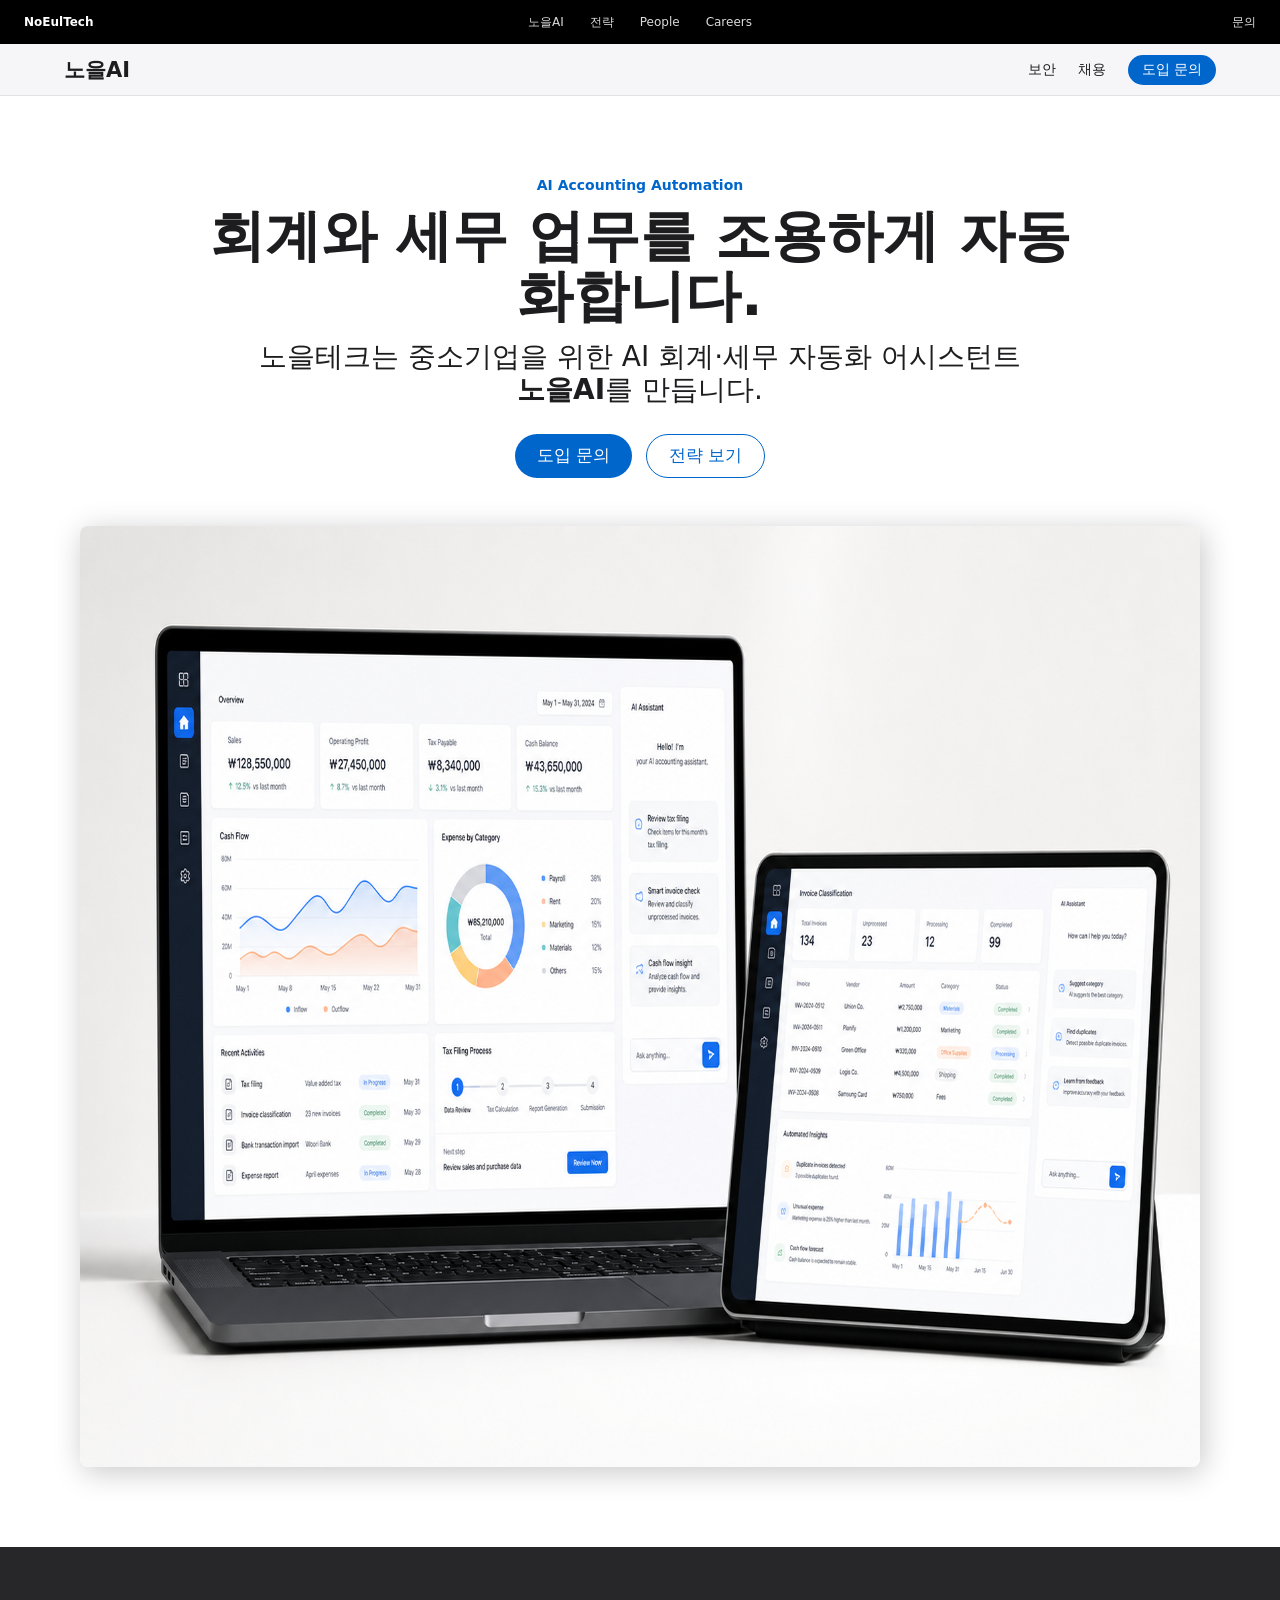
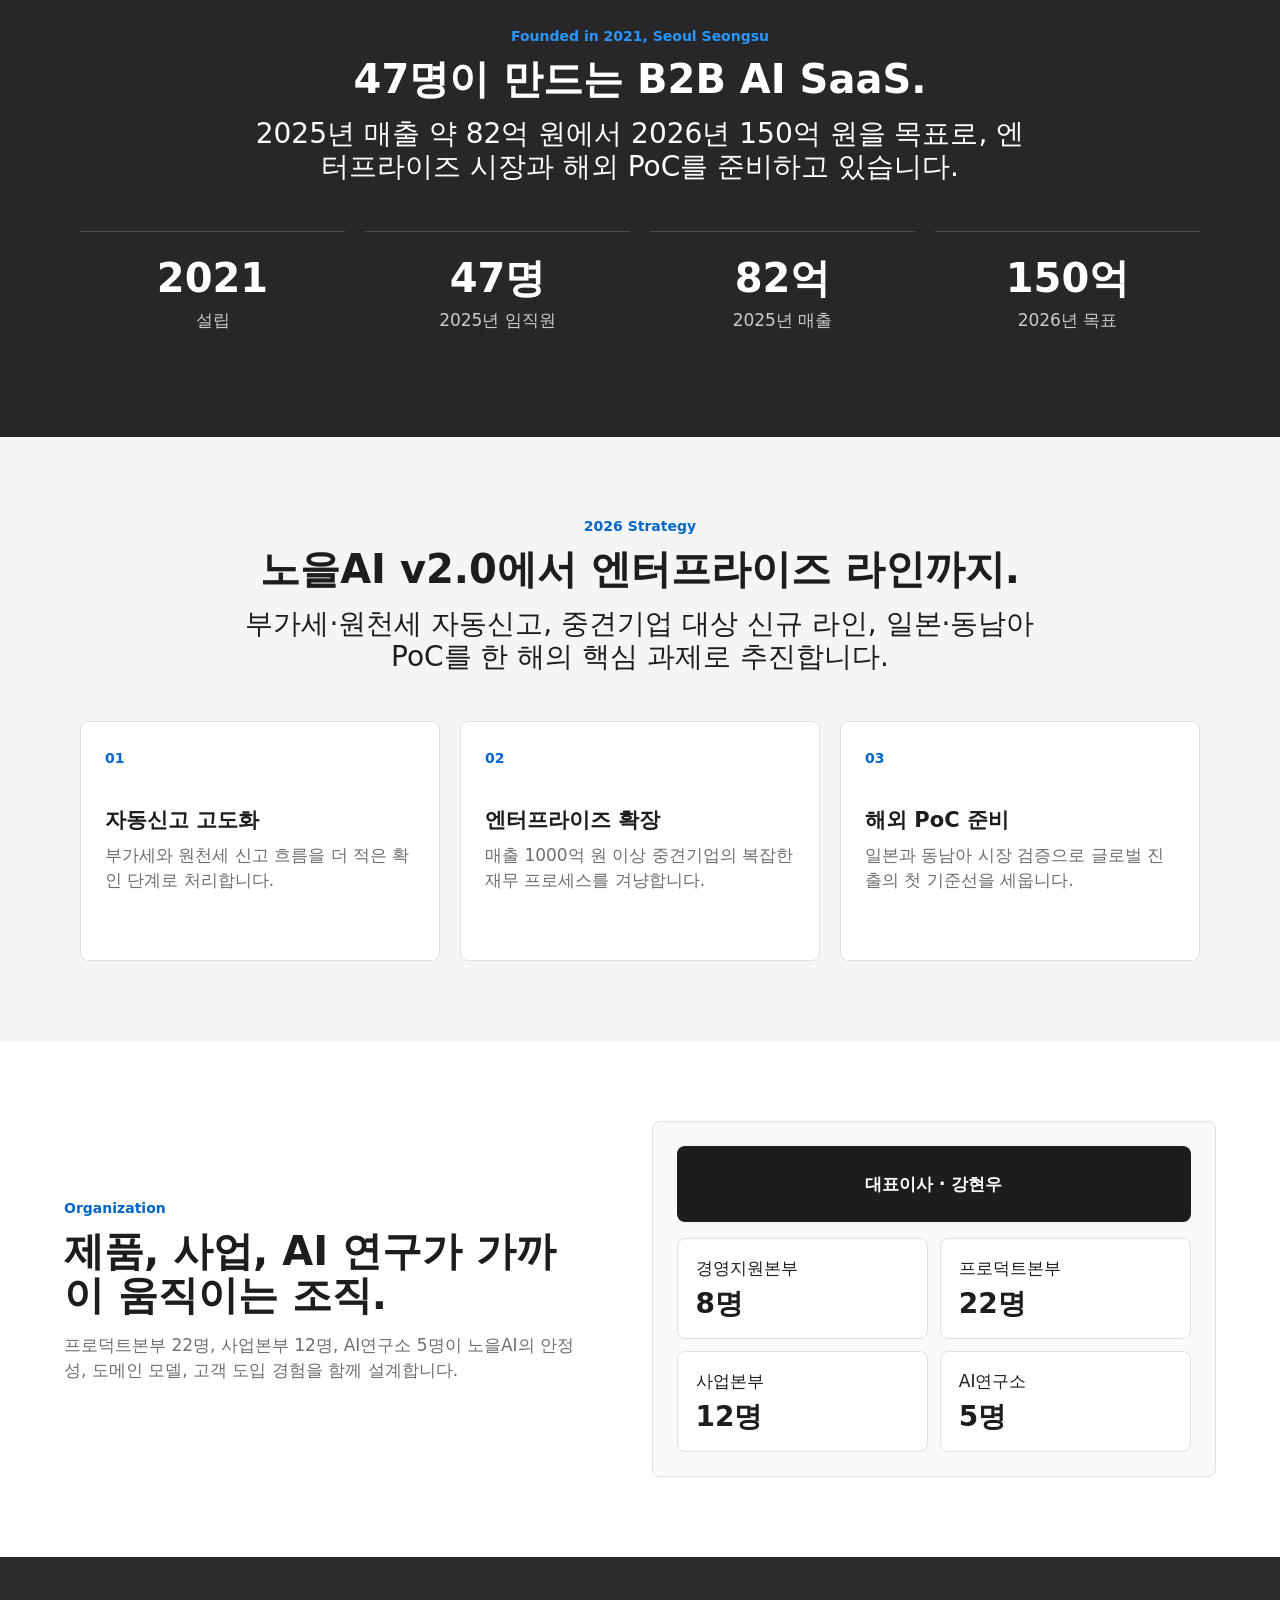
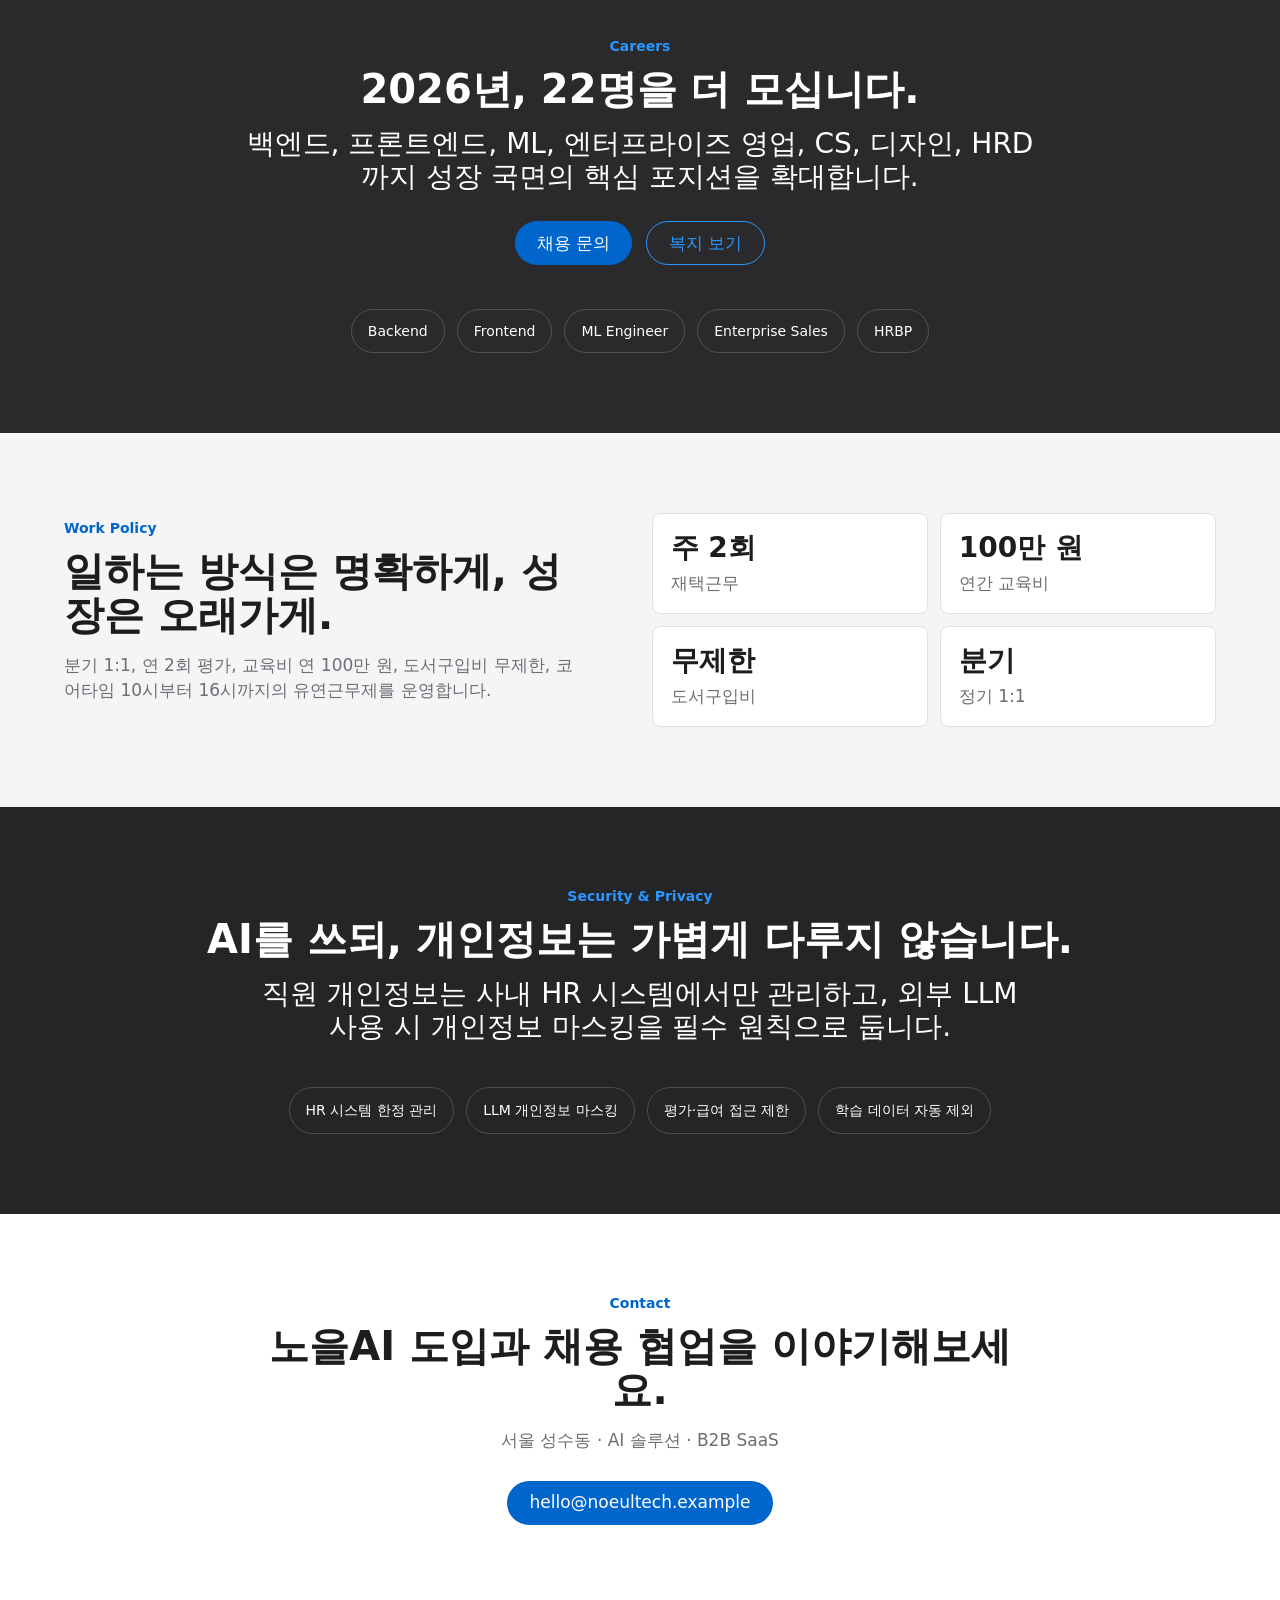
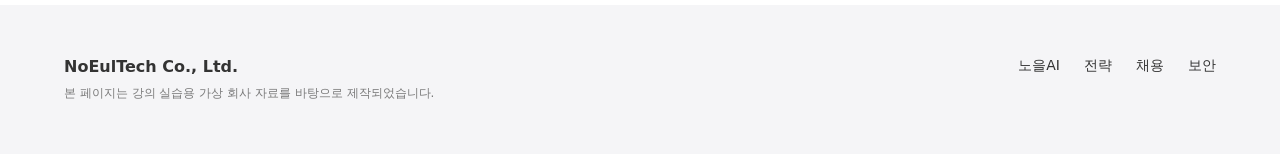
<file: index.html>
<!doctype html>
<html lang="ko">
  <head>
    <meta charset="utf-8" />
    <meta name="viewport" content="width=device-width, initial-scale=1" />
    <title>노을테크 | NoEulTech</title>
    <meta
      name="description"
      content="노을테크는 중소기업 회계와 세무 업무를 자동화하는 AI SaaS, 노을AI를 만드는 성수동 B2B AI 솔루션 기업입니다."
    />
    <style>
      :root {
        --primary: #0066cc;
        --primary-focus: #0071e3;
        --primary-on-dark: #2997ff;
        --canvas: #ffffff;
        --parchment: #f5f5f7;
        --pearl: #fafafc;
        --ink: #1d1d1f;
        --muted: #6e6e73;
        --muted-dark: #cccccc;
        --tile-1: #272729;
        --tile-2: #2a2a2c;
        --tile-3: #252527;
        --black: #000000;
        --hairline: #e0e0e0;
        --shadow-product: rgba(0, 0, 0, 0.22) 3px 5px 30px 0;
        --nav-height: 44px;
        --subnav-height: 52px;
        font-family: "SF Pro Text", "Inter", system-ui, -apple-system, BlinkMacSystemFont, sans-serif;
        color: var(--ink);
        background: var(--canvas);
      }

      * {
        box-sizing: border-box;
      }

      html {
        scroll-behavior: smooth;
      }

      body {
        margin: 0;
        min-width: 320px;
        color: var(--ink);
        background: var(--canvas);
      }

      a {
        color: inherit;
        text-decoration: none;
      }

      img {
        display: block;
        max-width: 100%;
      }

      .global-nav {
        position: fixed;
        z-index: 20;
        top: 0;
        left: 0;
        right: 0;
        height: var(--nav-height);
        display: grid;
        grid-template-columns: minmax(120px, 1fr) auto minmax(120px, 1fr);
        align-items: center;
        padding: 0 24px;
        color: #ffffff;
        background: var(--black);
        font-size: 12px;
      }

      .brand-mark {
        font-weight: 600;
      }

      .global-links {
        display: flex;
        align-items: center;
        gap: 26px;
        color: rgba(255, 255, 255, 0.86);
      }

      .global-links a,
      .nav-action,
      .sub-nav a,
      .footer a {
        transition: color 160ms ease;
      }

      .global-links a:hover,
      .nav-action:hover,
      .sub-nav a:hover,
      .footer a:hover {
        color: var(--primary-on-dark);
      }

      .nav-action {
        justify-self: end;
        color: rgba(255, 255, 255, 0.9);
      }

      .sub-nav {
        position: fixed;
        z-index: 19;
        top: var(--nav-height);
        left: 0;
        right: 0;
        height: var(--subnav-height);
        display: flex;
        align-items: center;
        justify-content: space-between;
        padding: 0 clamp(20px, 5vw, 72px);
        background: rgba(245, 245, 247, 0.82);
        border-bottom: 1px solid rgba(0, 0, 0, 0.08);
        backdrop-filter: saturate(180%) blur(20px);
      }

      .sub-nav strong {
        font-size: 21px;
        font-weight: 600;
      }

      .sub-nav nav {
        display: flex;
        align-items: center;
        gap: 22px;
        font-size: 14px;
      }

      .sub-buy {
        min-height: 30px;
        display: inline-flex;
        align-items: center;
        padding: 6px 14px;
        border-radius: 9999px;
        color: #ffffff;
        background: var(--primary);
      }

      main {
        padding-top: calc(var(--nav-height) + var(--subnav-height));
      }

      .product-tile-light,
      .product-tile-parchment,
      .product-tile-dark,
      .contact-tile {
        width: 100%;
        padding: 80px clamp(20px, 5vw, 72px);
        overflow: hidden;
      }

      .product-tile-light {
        background: var(--canvas);
      }

      .product-tile-parchment {
        background: var(--parchment);
      }

      .product-tile-dark {
        color: #ffffff;
        background: var(--tile-1);
      }

      .product-tile-dark-2 {
        background: var(--tile-2);
      }

      .product-tile-dark-3 {
        background: var(--tile-3);
      }

      .hero {
        min-height: calc(100vh - var(--nav-height) - var(--subnav-height));
        display: grid;
        align-content: center;
        gap: 48px;
        text-align: center;
      }

      .hero-copy,
      .tile-copy,
      .contact-tile {
        max-width: 980px;
        margin: 0 auto;
        text-align: center;
      }

      .eyebrow {
        margin: 0 0 12px;
        color: var(--primary);
        font-size: 14px;
        font-weight: 600;
        line-height: 1.29;
      }

      .product-tile-dark .eyebrow {
        color: var(--primary-on-dark);
      }

      h1,
      h2,
      h3,
      p {
        margin-top: 0;
      }

      h1 {
        max-width: 880px;
        margin: 0 auto 14px;
        font-size: 56px;
        line-height: 1.07;
        font-weight: 600;
        letter-spacing: 0;
      }

      h2 {
        margin-bottom: 16px;
        font-size: 40px;
        line-height: 1.1;
        font-weight: 600;
        letter-spacing: 0;
      }

      h3 {
        margin-bottom: 10px;
        font-size: 21px;
        line-height: 1.19;
        font-weight: 600;
        letter-spacing: 0;
      }

      p {
        font-size: 17px;
        line-height: 1.47;
        letter-spacing: 0;
      }

      .lead {
        max-width: 790px;
        margin: 0 auto;
        font-size: 28px;
        line-height: 1.18;
      }

      .cta-row {
        display: flex;
        justify-content: center;
        flex-wrap: wrap;
        gap: 14px;
        margin-top: 28px;
      }

      .button-primary,
      .button-secondary,
      .button-on-dark {
        min-height: 44px;
        display: inline-flex;
        align-items: center;
        justify-content: center;
        padding: 11px 22px;
        border-radius: 9999px;
        font-size: 17px;
        line-height: 1;
        transition: transform 120ms ease, background-color 160ms ease, color 160ms ease;
      }

      .button-primary {
        color: #ffffff;
        background: var(--primary);
      }

      .button-secondary {
        color: var(--primary);
        border: 1px solid var(--primary);
      }

      .button-on-dark {
        color: var(--primary-on-dark);
        border: 1px solid var(--primary-on-dark);
      }

      .button-primary:active,
      .button-secondary:active,
      .button-on-dark:active,
      .sub-buy:active {
        transform: scale(0.95);
      }

      .button-primary:focus-visible,
      .button-secondary:focus-visible,
      .button-on-dark:focus-visible,
      .sub-buy:focus-visible {
        outline: 2px solid var(--primary-focus);
        outline-offset: 3px;
      }

      .product-visual {
        width: min(1120px, 100%);
        margin: 0 auto;
      }

      .product-visual img {
        width: 100%;
        border-radius: 8px;
        box-shadow: var(--shadow-product);
      }

      .metrics-grid,
      .feature-grid {
        width: min(1120px, 100%);
        margin: 48px auto 0;
        display: grid;
        grid-template-columns: repeat(4, 1fr);
        gap: 20px;
      }

      .metrics-grid div {
        padding: 24px 12px;
        text-align: center;
        border-top: 1px solid rgba(255, 255, 255, 0.18);
      }

      .metrics-grid span {
        display: block;
        margin-bottom: 8px;
        font-size: 40px;
        line-height: 1.1;
        font-weight: 600;
      }

      .metrics-grid p {
        margin: 0;
        color: var(--muted-dark);
      }

      .feature-grid {
        grid-template-columns: repeat(3, 1fr);
      }

      .feature-grid article {
        min-height: 240px;
        padding: 28px 24px;
        border: 1px solid var(--hairline);
        border-radius: 8px;
        background: var(--canvas);
      }

      .feature-number {
        display: block;
        margin-bottom: 42px;
        color: var(--primary);
        font-size: 14px;
        font-weight: 600;
      }

      .feature-grid p {
        margin-bottom: 0;
        color: var(--muted);
      }

      .split {
        display: grid;
        grid-template-columns: minmax(0, 0.95fr) minmax(320px, 1.05fr);
        align-items: center;
        gap: clamp(32px, 6vw, 88px);
      }

      .align-left {
        margin: 0;
        text-align: left;
      }

      .align-left p:not(.eyebrow) {
        color: var(--muted);
      }

      .org-panel {
        padding: 24px;
        border: 1px solid var(--hairline);
        border-radius: 8px;
        background: var(--pearl);
      }

      .org-ceo {
        min-height: 76px;
        display: flex;
        align-items: center;
        justify-content: center;
        margin-bottom: 16px;
        border-radius: 8px;
        color: #ffffff;
        background: var(--ink);
        font-size: 17px;
        font-weight: 600;
      }

      .org-grid {
        display: grid;
        grid-template-columns: repeat(2, 1fr);
        gap: 12px;
      }

      .org-grid div,
      .benefit-list div {
        min-height: 96px;
        display: flex;
        flex-direction: column;
        justify-content: center;
        gap: 8px;
        padding: 18px;
        border: 1px solid var(--hairline);
        border-radius: 8px;
        background: #ffffff;
        font-size: 17px;
      }

      .org-grid strong,
      .benefit-list strong {
        font-size: 28px;
        line-height: 1.14;
        font-weight: 600;
      }

      .roles-strip,
      .security-row {
        width: min(1120px, 100%);
        margin: 44px auto 0;
        display: flex;
        justify-content: center;
        flex-wrap: wrap;
        gap: 12px;
      }

      .roles-strip span,
      .security-row p {
        min-height: 44px;
        display: inline-flex;
        align-items: center;
        margin: 0;
        padding: 12px 16px;
        border: 1px solid rgba(255, 255, 255, 0.18);
        border-radius: 9999px;
        color: #ffffff;
        font-size: 14px;
      }

      .benefit-list {
        display: grid;
        grid-template-columns: repeat(2, 1fr);
        gap: 12px;
      }

      .benefit-list span {
        color: var(--muted);
        font-size: 17px;
      }

      .contact-tile {
        background: var(--canvas);
      }

      .contact-tile h2 {
        max-width: 760px;
        margin-left: auto;
        margin-right: auto;
      }

      .contact-tile p:not(.eyebrow) {
        margin-bottom: 28px;
        color: var(--muted);
      }

      .footer {
        display: flex;
        justify-content: space-between;
        gap: 32px;
        padding: 52px clamp(20px, 5vw, 72px);
        color: #333333;
        background: var(--parchment);
      }

      .footer p {
        margin: 8px 0 0;
        color: #7a7a7a;
        font-size: 12px;
        line-height: 1.5;
      }

      .footer nav {
        display: flex;
        flex-wrap: wrap;
        align-content: flex-start;
        justify-content: flex-end;
        gap: 14px 24px;
        font-size: 14px;
      }

      @media (max-width: 900px) {
        .global-nav {
          grid-template-columns: 1fr auto;
        }

        .global-links {
          display: none;
        }

        .nav-action {
          grid-column: 2;
        }

        h1 {
          font-size: 40px;
        }

        h2 {
          font-size: 34px;
        }

        .lead {
          font-size: 24px;
        }

        .metrics-grid {
          grid-template-columns: repeat(2, 1fr);
        }

        .feature-grid,
        .split {
          grid-template-columns: 1fr;
        }

        .align-left {
          text-align: center;
          margin: 0 auto;
        }
      }

      @media (max-width: 640px) {
        .global-nav {
          padding: 0 16px;
        }

        .sub-nav {
          padding: 0 16px;
        }

        .sub-nav nav a:not(.sub-buy) {
          display: none;
        }

        .product-tile-light,
        .product-tile-parchment,
        .product-tile-dark,
        .contact-tile {
          padding: 56px 18px;
        }

        .hero {
          gap: 36px;
        }

        h1 {
          font-size: 34px;
        }

        h2 {
          font-size: 28px;
        }

        .lead {
          font-size: 21px;
        }

        .metrics-grid,
        .benefit-list,
        .org-grid {
          grid-template-columns: 1fr;
        }

        .feature-grid article {
          min-height: auto;
        }

        .footer {
          flex-direction: column;
        }

        .footer nav {
          justify-content: flex-start;
        }
      }
    </style>
  </head>
  <body>
    <header class="global-nav" aria-label="전역 탐색">
      <a class="brand-mark" href="#top" aria-label="노을테크 홈">NoEulTech</a>
      <nav class="global-links" aria-label="주요 메뉴">
        <a href="#product">노을AI</a>
        <a href="#strategy">전략</a>
        <a href="#people">People</a>
        <a href="#careers">Careers</a>
      </nav>
      <a class="nav-action" href="#contact">문의</a>
    </header>

    <div class="sub-nav" aria-label="제품 탐색">
      <strong>노을AI</strong>
      <nav>
        <a href="#security">보안</a>
        <a href="#careers">채용</a>
        <a class="sub-buy" href="#contact">도입 문의</a>
      </nav>
    </div>

    <main id="top">
      <section class="hero product-tile-light" id="product">
        <div class="hero-copy">
          <p class="eyebrow">AI Accounting Automation</p>
          <h1>회계와 세무 업무를 조용하게 자동화합니다.</h1>
          <p class="lead">
            노을테크는 중소기업을 위한 AI 회계·세무 자동화 어시스턴트
            <strong>노을AI</strong>를 만듭니다.
          </p>
          <div class="cta-row" aria-label="주요 행동">
            <a class="button-primary" href="#contact">도입 문의</a>
            <a class="button-secondary" href="#strategy">전략 보기</a>
          </div>
        </div>
        <figure class="product-visual">
          <img
            src="./NoEulTech-site/assets/noeulai-product.png"
            alt="노을AI 회계 자동화 대시보드가 표시된 노트북과 태블릿 제품 이미지"
            width="1672"
            height="941"
            loading="eager"
          />
        </figure>
      </section>

      <section class="product-tile-dark">
        <div class="tile-copy">
          <p class="eyebrow">Founded in 2021, Seoul Seongsu</p>
          <h2>47명이 만드는 B2B AI SaaS.</h2>
          <p class="lead">
            2025년 매출 약 82억 원에서 2026년 150억 원을 목표로,
            엔터프라이즈 시장과 해외 PoC를 준비하고 있습니다.
          </p>
        </div>
        <div class="metrics-grid" aria-label="회사 주요 지표">
          <div>
            <span>2021</span>
            <p>설립</p>
          </div>
          <div>
            <span>47명</span>
            <p>2025년 임직원</p>
          </div>
          <div>
            <span>82억</span>
            <p>2025년 매출</p>
          </div>
          <div>
            <span>150억</span>
            <p>2026년 목표</p>
          </div>
        </div>
      </section>

      <section class="product-tile-parchment" id="strategy">
        <div class="tile-copy">
          <p class="eyebrow">2026 Strategy</p>
          <h2>노을AI v2.0에서 엔터프라이즈 라인까지.</h2>
          <p class="lead">
            부가세·원천세 자동신고, 중견기업 대상 신규 라인, 일본·동남아 PoC를
            한 해의 핵심 과제로 추진합니다.
          </p>
        </div>
        <div class="feature-grid">
          <article>
            <span class="feature-number">01</span>
            <h3>자동신고 고도화</h3>
            <p>부가세와 원천세 신고 흐름을 더 적은 확인 단계로 처리합니다.</p>
          </article>
          <article>
            <span class="feature-number">02</span>
            <h3>엔터프라이즈 확장</h3>
            <p>매출 1000억 원 이상 중견기업의 복잡한 재무 프로세스를 겨냥합니다.</p>
          </article>
          <article>
            <span class="feature-number">03</span>
            <h3>해외 PoC 준비</h3>
            <p>일본과 동남아 시장 검증으로 글로벌 진출의 첫 기준선을 세웁니다.</p>
          </article>
        </div>
      </section>

      <section class="product-tile-light split" id="people">
        <div class="tile-copy align-left">
          <p class="eyebrow">Organization</p>
          <h2>제품, 사업, AI 연구가 가까이 움직이는 조직.</h2>
          <p>
            프로덕트본부 22명, 사업본부 12명, AI연구소 5명이 노을AI의 안정성,
            도메인 모델, 고객 도입 경험을 함께 설계합니다.
          </p>
        </div>
        <div class="org-panel" aria-label="노을테크 조직 구조">
          <div class="org-ceo">대표이사 · 강현우</div>
          <div class="org-grid">
            <div>경영지원본부 <strong>8명</strong></div>
            <div>프로덕트본부 <strong>22명</strong></div>
            <div>사업본부 <strong>12명</strong></div>
            <div>AI연구소 <strong>5명</strong></div>
          </div>
        </div>
      </section>

      <section class="product-tile-dark product-tile-dark-2" id="careers">
        <div class="tile-copy">
          <p class="eyebrow">Careers</p>
          <h2>2026년, 22명을 더 모십니다.</h2>
          <p class="lead">
            백엔드, 프론트엔드, ML, 엔터프라이즈 영업, CS, 디자인, HRD까지
            성장 국면의 핵심 포지션을 확대합니다.
          </p>
          <div class="cta-row">
            <a class="button-primary" href="#contact">채용 문의</a>
            <a class="button-on-dark" href="#benefits">복지 보기</a>
          </div>
        </div>
        <div class="roles-strip" aria-label="주요 채용 직무">
          <span>Backend</span>
          <span>Frontend</span>
          <span>ML Engineer</span>
          <span>Enterprise Sales</span>
          <span>HRBP</span>
        </div>
      </section>

      <section class="product-tile-parchment split" id="benefits">
        <div class="tile-copy align-left">
          <p class="eyebrow">Work Policy</p>
          <h2>일하는 방식은 명확하게, 성장은 오래가게.</h2>
          <p>
            분기 1:1, 연 2회 평가, 교육비 연 100만 원, 도서구입비 무제한,
            코어타임 10시부터 16시까지의 유연근무제를 운영합니다.
          </p>
        </div>
        <div class="benefit-list">
          <div><strong>주 2회</strong><span>재택근무</span></div>
          <div><strong>100만 원</strong><span>연간 교육비</span></div>
          <div><strong>무제한</strong><span>도서구입비</span></div>
          <div><strong>분기</strong><span>정기 1:1</span></div>
        </div>
      </section>

      <section class="product-tile-dark product-tile-dark-3" id="security">
        <div class="tile-copy">
          <p class="eyebrow">Security & Privacy</p>
          <h2>AI를 쓰되, 개인정보는 가볍게 다루지 않습니다.</h2>
          <p class="lead">
            직원 개인정보는 사내 HR 시스템에서만 관리하고, 외부 LLM 사용 시
            개인정보 마스킹을 필수 원칙으로 둡니다.
          </p>
        </div>
        <div class="security-row">
          <p>HR 시스템 한정 관리</p>
          <p>LLM 개인정보 마스킹</p>
          <p>평가·급여 접근 제한</p>
          <p>학습 데이터 자동 제외</p>
        </div>
      </section>

      <section class="contact-tile" id="contact">
        <p class="eyebrow">Contact</p>
        <h2>노을AI 도입과 채용 협업을 이야기해보세요.</h2>
        <p>서울 성수동 · AI 솔루션 · B2B SaaS</p>
        <a class="button-primary" href="mailto:hello@noeultech.example">hello@noeultech.example</a>
      </section>
    </main>

    <footer class="footer">
      <div>
        <strong>NoEulTech Co., Ltd.</strong>
        <p>본 페이지는 강의 실습용 가상 회사 자료를 바탕으로 제작되었습니다.</p>
      </div>
      <nav aria-label="하단 메뉴">
        <a href="#product">노을AI</a>
        <a href="#strategy">전략</a>
        <a href="#careers">채용</a>
        <a href="#security">보안</a>
      </nav>
    </footer>
  </body>
</html>
</file>
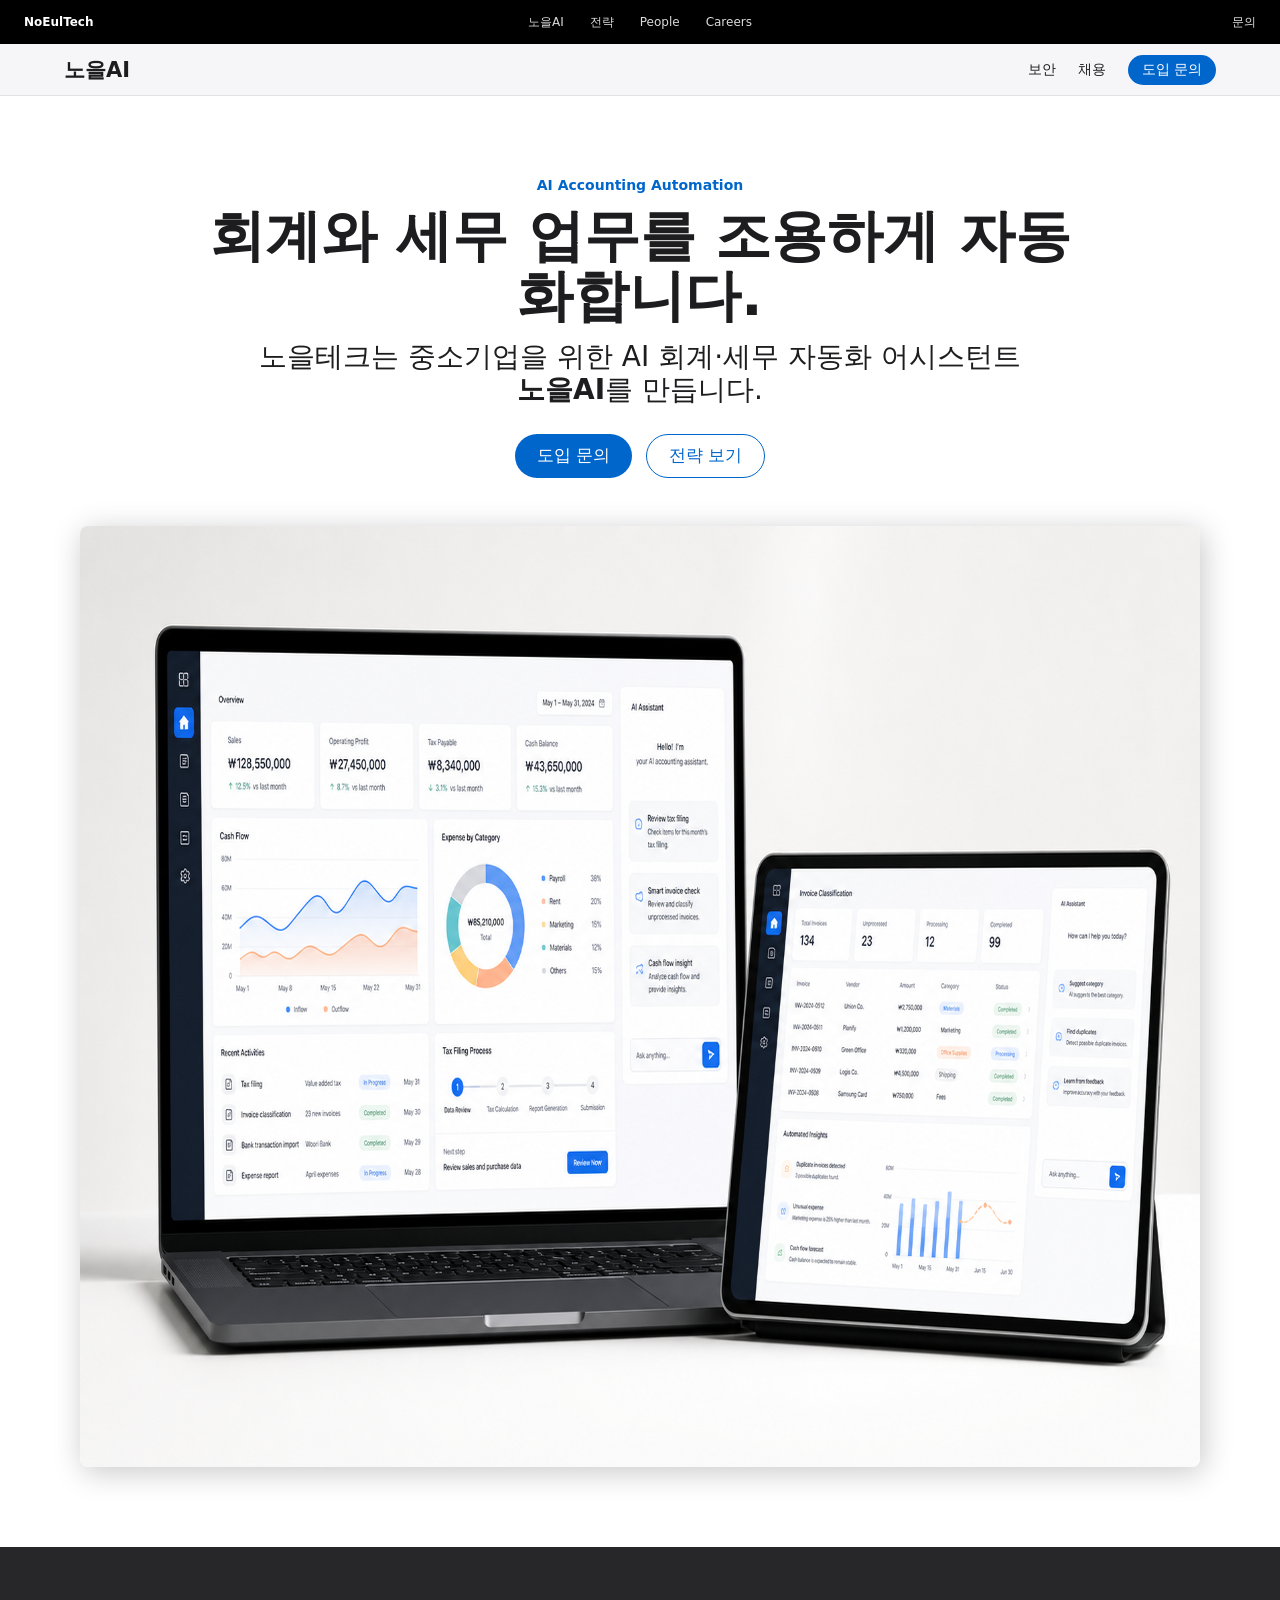
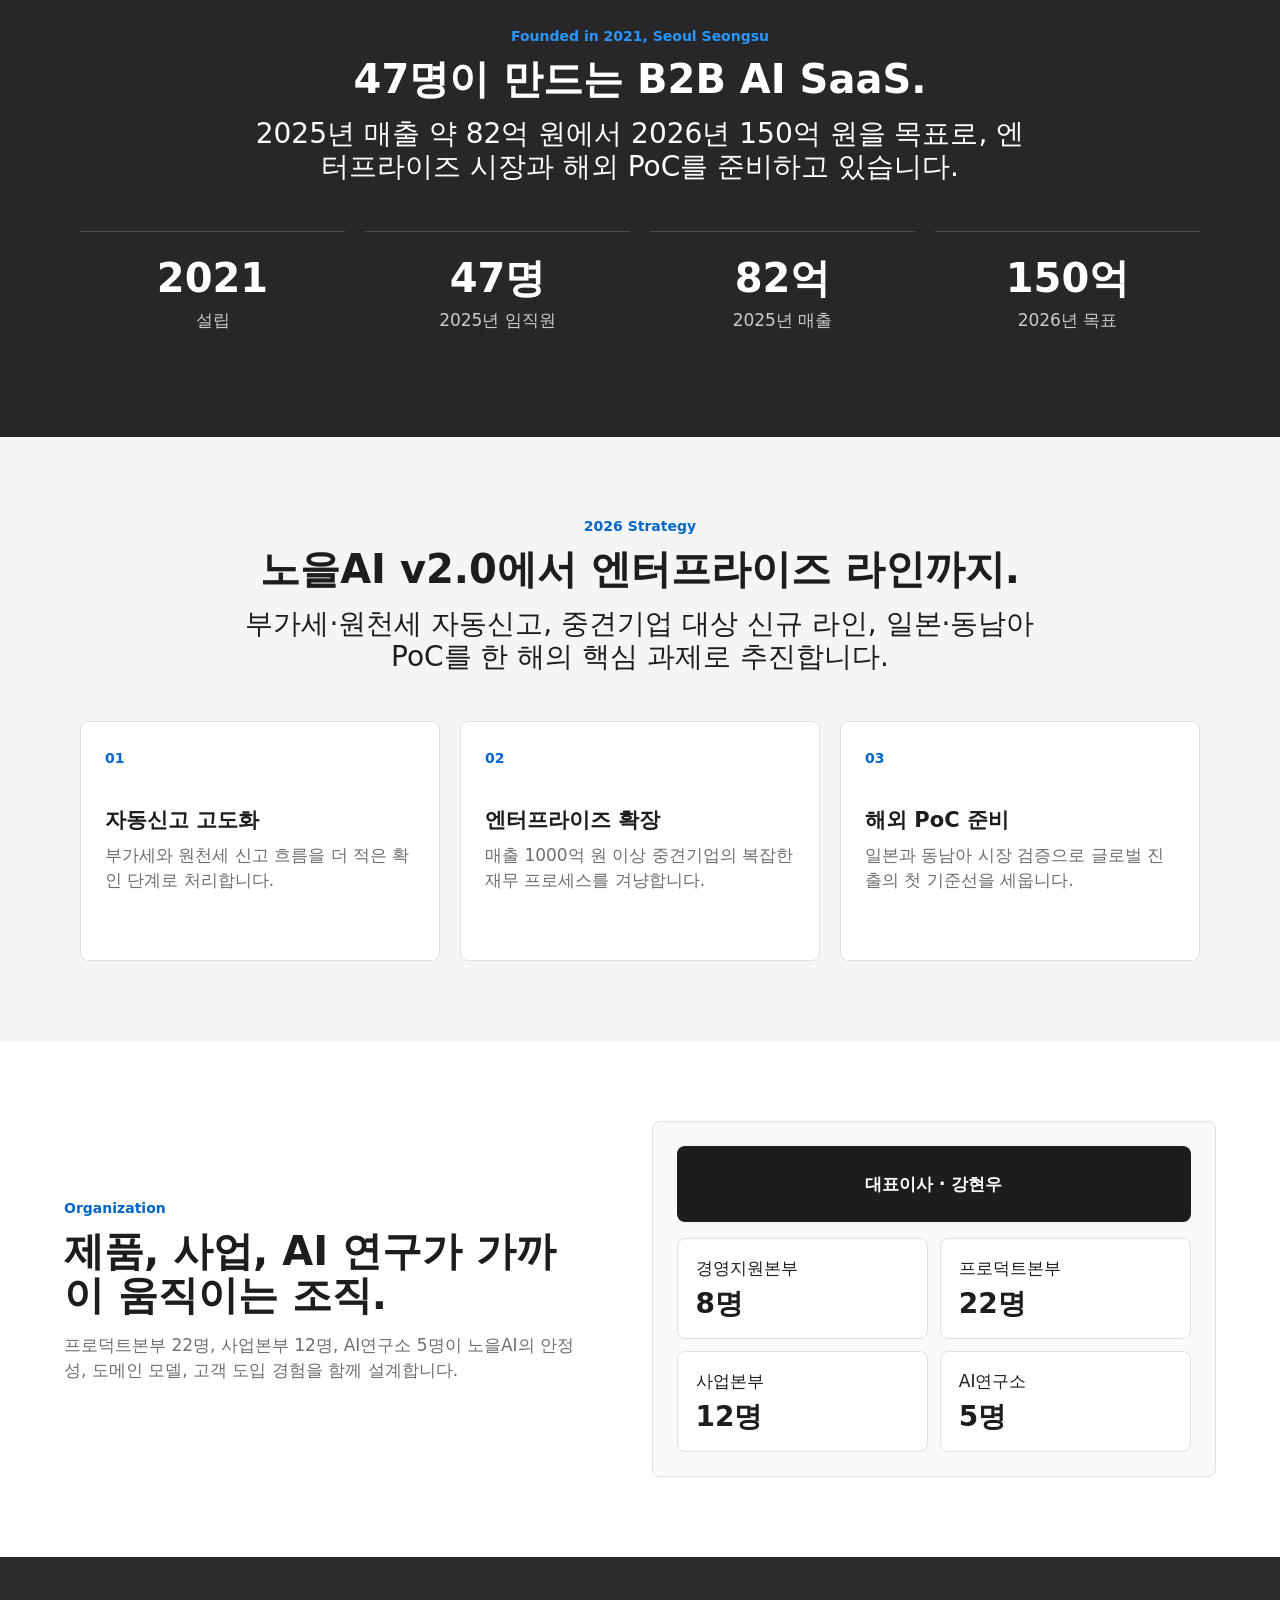
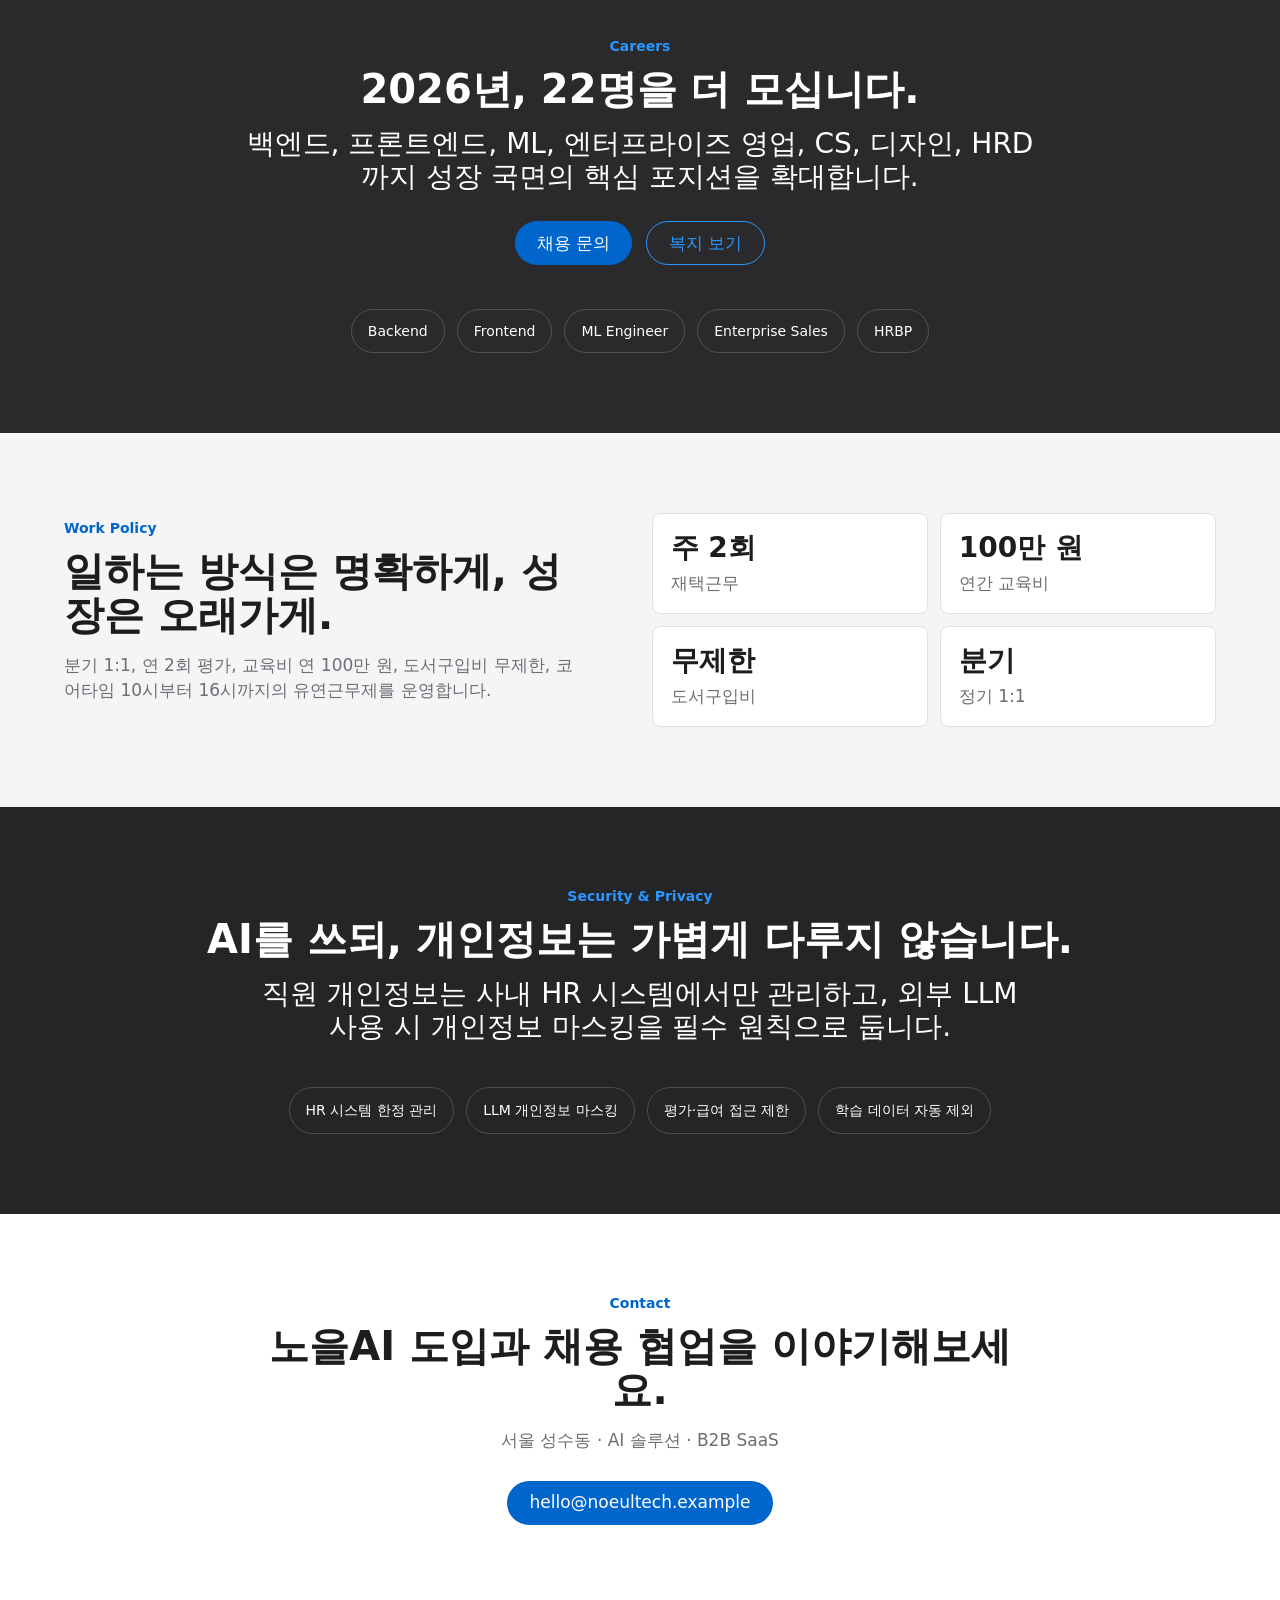
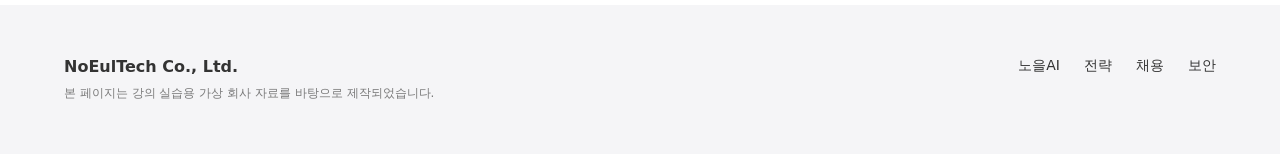
<file: NoEulTech-site/index.html>
<!doctype html>
<html lang="ko">
  <head>
    <meta charset="utf-8" />
    <meta name="viewport" content="width=device-width, initial-scale=1" />
    <title>노을테크 | NoEulTech</title>
    <meta
      name="description"
      content="노을테크는 중소기업 회계와 세무 업무를 자동화하는 AI SaaS, 노을AI를 만드는 성수동 B2B AI 솔루션 기업입니다."
    />
    <style>
      :root {
        --primary: #0066cc;
        --primary-focus: #0071e3;
        --primary-on-dark: #2997ff;
        --canvas: #ffffff;
        --parchment: #f5f5f7;
        --pearl: #fafafc;
        --ink: #1d1d1f;
        --muted: #6e6e73;
        --muted-dark: #cccccc;
        --tile-1: #272729;
        --tile-2: #2a2a2c;
        --tile-3: #252527;
        --black: #000000;
        --hairline: #e0e0e0;
        --shadow-product: rgba(0, 0, 0, 0.22) 3px 5px 30px 0;
        --nav-height: 44px;
        --subnav-height: 52px;
        font-family: "SF Pro Text", "Inter", system-ui, -apple-system, BlinkMacSystemFont, sans-serif;
        color: var(--ink);
        background: var(--canvas);
      }

      * {
        box-sizing: border-box;
      }

      html {
        scroll-behavior: smooth;
      }

      body {
        margin: 0;
        min-width: 320px;
        color: var(--ink);
        background: var(--canvas);
      }

      a {
        color: inherit;
        text-decoration: none;
      }

      img {
        display: block;
        max-width: 100%;
      }

      .global-nav {
        position: fixed;
        z-index: 20;
        top: 0;
        left: 0;
        right: 0;
        height: var(--nav-height);
        display: grid;
        grid-template-columns: minmax(120px, 1fr) auto minmax(120px, 1fr);
        align-items: center;
        padding: 0 24px;
        color: #ffffff;
        background: var(--black);
        font-size: 12px;
      }

      .brand-mark {
        font-weight: 600;
      }

      .global-links {
        display: flex;
        align-items: center;
        gap: 26px;
        color: rgba(255, 255, 255, 0.86);
      }

      .global-links a,
      .nav-action,
      .sub-nav a,
      .footer a {
        transition: color 160ms ease;
      }

      .global-links a:hover,
      .nav-action:hover,
      .sub-nav a:hover,
      .footer a:hover {
        color: var(--primary-on-dark);
      }

      .nav-action {
        justify-self: end;
        color: rgba(255, 255, 255, 0.9);
      }

      .sub-nav {
        position: fixed;
        z-index: 19;
        top: var(--nav-height);
        left: 0;
        right: 0;
        height: var(--subnav-height);
        display: flex;
        align-items: center;
        justify-content: space-between;
        padding: 0 clamp(20px, 5vw, 72px);
        background: rgba(245, 245, 247, 0.82);
        border-bottom: 1px solid rgba(0, 0, 0, 0.08);
        backdrop-filter: saturate(180%) blur(20px);
      }

      .sub-nav strong {
        font-size: 21px;
        font-weight: 600;
      }

      .sub-nav nav {
        display: flex;
        align-items: center;
        gap: 22px;
        font-size: 14px;
      }

      .sub-buy {
        min-height: 30px;
        display: inline-flex;
        align-items: center;
        padding: 6px 14px;
        border-radius: 9999px;
        color: #ffffff;
        background: var(--primary);
      }

      main {
        padding-top: calc(var(--nav-height) + var(--subnav-height));
      }

      .product-tile-light,
      .product-tile-parchment,
      .product-tile-dark,
      .contact-tile {
        width: 100%;
        padding: 80px clamp(20px, 5vw, 72px);
        overflow: hidden;
      }

      .product-tile-light {
        background: var(--canvas);
      }

      .product-tile-parchment {
        background: var(--parchment);
      }

      .product-tile-dark {
        color: #ffffff;
        background: var(--tile-1);
      }

      .product-tile-dark-2 {
        background: var(--tile-2);
      }

      .product-tile-dark-3 {
        background: var(--tile-3);
      }

      .hero {
        min-height: calc(100vh - var(--nav-height) - var(--subnav-height));
        display: grid;
        align-content: center;
        gap: 48px;
        text-align: center;
      }

      .hero-copy,
      .tile-copy,
      .contact-tile {
        max-width: 980px;
        margin: 0 auto;
        text-align: center;
      }

      .eyebrow {
        margin: 0 0 12px;
        color: var(--primary);
        font-size: 14px;
        font-weight: 600;
        line-height: 1.29;
      }

      .product-tile-dark .eyebrow {
        color: var(--primary-on-dark);
      }

      h1,
      h2,
      h3,
      p {
        margin-top: 0;
      }

      h1 {
        max-width: 880px;
        margin: 0 auto 14px;
        font-size: 56px;
        line-height: 1.07;
        font-weight: 600;
        letter-spacing: 0;
      }

      h2 {
        margin-bottom: 16px;
        font-size: 40px;
        line-height: 1.1;
        font-weight: 600;
        letter-spacing: 0;
      }

      h3 {
        margin-bottom: 10px;
        font-size: 21px;
        line-height: 1.19;
        font-weight: 600;
        letter-spacing: 0;
      }

      p {
        font-size: 17px;
        line-height: 1.47;
        letter-spacing: 0;
      }

      .lead {
        max-width: 790px;
        margin: 0 auto;
        font-size: 28px;
        line-height: 1.18;
      }

      .cta-row {
        display: flex;
        justify-content: center;
        flex-wrap: wrap;
        gap: 14px;
        margin-top: 28px;
      }

      .button-primary,
      .button-secondary,
      .button-on-dark {
        min-height: 44px;
        display: inline-flex;
        align-items: center;
        justify-content: center;
        padding: 11px 22px;
        border-radius: 9999px;
        font-size: 17px;
        line-height: 1;
        transition: transform 120ms ease, background-color 160ms ease, color 160ms ease;
      }

      .button-primary {
        color: #ffffff;
        background: var(--primary);
      }

      .button-secondary {
        color: var(--primary);
        border: 1px solid var(--primary);
      }

      .button-on-dark {
        color: var(--primary-on-dark);
        border: 1px solid var(--primary-on-dark);
      }

      .button-primary:active,
      .button-secondary:active,
      .button-on-dark:active,
      .sub-buy:active {
        transform: scale(0.95);
      }

      .button-primary:focus-visible,
      .button-secondary:focus-visible,
      .button-on-dark:focus-visible,
      .sub-buy:focus-visible {
        outline: 2px solid var(--primary-focus);
        outline-offset: 3px;
      }

      .product-visual {
        width: min(1120px, 100%);
        margin: 0 auto;
      }

      .product-visual img {
        width: 100%;
        border-radius: 8px;
        box-shadow: var(--shadow-product);
      }

      .metrics-grid,
      .feature-grid {
        width: min(1120px, 100%);
        margin: 48px auto 0;
        display: grid;
        grid-template-columns: repeat(4, 1fr);
        gap: 20px;
      }

      .metrics-grid div {
        padding: 24px 12px;
        text-align: center;
        border-top: 1px solid rgba(255, 255, 255, 0.18);
      }

      .metrics-grid span {
        display: block;
        margin-bottom: 8px;
        font-size: 40px;
        line-height: 1.1;
        font-weight: 600;
      }

      .metrics-grid p {
        margin: 0;
        color: var(--muted-dark);
      }

      .feature-grid {
        grid-template-columns: repeat(3, 1fr);
      }

      .feature-grid article {
        min-height: 240px;
        padding: 28px 24px;
        border: 1px solid var(--hairline);
        border-radius: 8px;
        background: var(--canvas);
      }

      .feature-number {
        display: block;
        margin-bottom: 42px;
        color: var(--primary);
        font-size: 14px;
        font-weight: 600;
      }

      .feature-grid p {
        margin-bottom: 0;
        color: var(--muted);
      }

      .split {
        display: grid;
        grid-template-columns: minmax(0, 0.95fr) minmax(320px, 1.05fr);
        align-items: center;
        gap: clamp(32px, 6vw, 88px);
      }

      .align-left {
        margin: 0;
        text-align: left;
      }

      .align-left p:not(.eyebrow) {
        color: var(--muted);
      }

      .org-panel {
        padding: 24px;
        border: 1px solid var(--hairline);
        border-radius: 8px;
        background: var(--pearl);
      }

      .org-ceo {
        min-height: 76px;
        display: flex;
        align-items: center;
        justify-content: center;
        margin-bottom: 16px;
        border-radius: 8px;
        color: #ffffff;
        background: var(--ink);
        font-size: 17px;
        font-weight: 600;
      }

      .org-grid {
        display: grid;
        grid-template-columns: repeat(2, 1fr);
        gap: 12px;
      }

      .org-grid div,
      .benefit-list div {
        min-height: 96px;
        display: flex;
        flex-direction: column;
        justify-content: center;
        gap: 8px;
        padding: 18px;
        border: 1px solid var(--hairline);
        border-radius: 8px;
        background: #ffffff;
        font-size: 17px;
      }

      .org-grid strong,
      .benefit-list strong {
        font-size: 28px;
        line-height: 1.14;
        font-weight: 600;
      }

      .roles-strip,
      .security-row {
        width: min(1120px, 100%);
        margin: 44px auto 0;
        display: flex;
        justify-content: center;
        flex-wrap: wrap;
        gap: 12px;
      }

      .roles-strip span,
      .security-row p {
        min-height: 44px;
        display: inline-flex;
        align-items: center;
        margin: 0;
        padding: 12px 16px;
        border: 1px solid rgba(255, 255, 255, 0.18);
        border-radius: 9999px;
        color: #ffffff;
        font-size: 14px;
      }

      .benefit-list {
        display: grid;
        grid-template-columns: repeat(2, 1fr);
        gap: 12px;
      }

      .benefit-list span {
        color: var(--muted);
        font-size: 17px;
      }

      .contact-tile {
        background: var(--canvas);
      }

      .contact-tile h2 {
        max-width: 760px;
        margin-left: auto;
        margin-right: auto;
      }

      .contact-tile p:not(.eyebrow) {
        margin-bottom: 28px;
        color: var(--muted);
      }

      .footer {
        display: flex;
        justify-content: space-between;
        gap: 32px;
        padding: 52px clamp(20px, 5vw, 72px);
        color: #333333;
        background: var(--parchment);
      }

      .footer p {
        margin: 8px 0 0;
        color: #7a7a7a;
        font-size: 12px;
        line-height: 1.5;
      }

      .footer nav {
        display: flex;
        flex-wrap: wrap;
        align-content: flex-start;
        justify-content: flex-end;
        gap: 14px 24px;
        font-size: 14px;
      }

      @media (max-width: 900px) {
        .global-nav {
          grid-template-columns: 1fr auto;
        }

        .global-links {
          display: none;
        }

        .nav-action {
          grid-column: 2;
        }

        h1 {
          font-size: 40px;
        }

        h2 {
          font-size: 34px;
        }

        .lead {
          font-size: 24px;
        }

        .metrics-grid {
          grid-template-columns: repeat(2, 1fr);
        }

        .feature-grid,
        .split {
          grid-template-columns: 1fr;
        }

        .align-left {
          text-align: center;
          margin: 0 auto;
        }
      }

      @media (max-width: 640px) {
        .global-nav {
          padding: 0 16px;
        }

        .sub-nav {
          padding: 0 16px;
        }

        .sub-nav nav a:not(.sub-buy) {
          display: none;
        }

        .product-tile-light,
        .product-tile-parchment,
        .product-tile-dark,
        .contact-tile {
          padding: 56px 18px;
        }

        .hero {
          gap: 36px;
        }

        h1 {
          font-size: 34px;
        }

        h2 {
          font-size: 28px;
        }

        .lead {
          font-size: 21px;
        }

        .metrics-grid,
        .benefit-list,
        .org-grid {
          grid-template-columns: 1fr;
        }

        .feature-grid article {
          min-height: auto;
        }

        .footer {
          flex-direction: column;
        }

        .footer nav {
          justify-content: flex-start;
        }
      }
    </style>
  </head>
  <body>
    <header class="global-nav" aria-label="전역 탐색">
      <a class="brand-mark" href="#top" aria-label="노을테크 홈">NoEulTech</a>
      <nav class="global-links" aria-label="주요 메뉴">
        <a href="#product">노을AI</a>
        <a href="#strategy">전략</a>
        <a href="#people">People</a>
        <a href="#careers">Careers</a>
      </nav>
      <a class="nav-action" href="#contact">문의</a>
    </header>

    <div class="sub-nav" aria-label="제품 탐색">
      <strong>노을AI</strong>
      <nav>
        <a href="#security">보안</a>
        <a href="#careers">채용</a>
        <a class="sub-buy" href="#contact">도입 문의</a>
      </nav>
    </div>

    <main id="top">
      <section class="hero product-tile-light" id="product">
        <div class="hero-copy">
          <p class="eyebrow">AI Accounting Automation</p>
          <h1>회계와 세무 업무를 조용하게 자동화합니다.</h1>
          <p class="lead">
            노을테크는 중소기업을 위한 AI 회계·세무 자동화 어시스턴트
            <strong>노을AI</strong>를 만듭니다.
          </p>
          <div class="cta-row" aria-label="주요 행동">
            <a class="button-primary" href="#contact">도입 문의</a>
            <a class="button-secondary" href="#strategy">전략 보기</a>
          </div>
        </div>
        <figure class="product-visual">
          <img
            src="./assets/noeulai-product.png"
            alt="노을AI 회계 자동화 대시보드가 표시된 노트북과 태블릿 제품 이미지"
            width="1672"
            height="941"
            loading="eager"
          />
        </figure>
      </section>

      <section class="product-tile-dark">
        <div class="tile-copy">
          <p class="eyebrow">Founded in 2021, Seoul Seongsu</p>
          <h2>47명이 만드는 B2B AI SaaS.</h2>
          <p class="lead">
            2025년 매출 약 82억 원에서 2026년 150억 원을 목표로,
            엔터프라이즈 시장과 해외 PoC를 준비하고 있습니다.
          </p>
        </div>
        <div class="metrics-grid" aria-label="회사 주요 지표">
          <div>
            <span>2021</span>
            <p>설립</p>
          </div>
          <div>
            <span>47명</span>
            <p>2025년 임직원</p>
          </div>
          <div>
            <span>82억</span>
            <p>2025년 매출</p>
          </div>
          <div>
            <span>150억</span>
            <p>2026년 목표</p>
          </div>
        </div>
      </section>

      <section class="product-tile-parchment" id="strategy">
        <div class="tile-copy">
          <p class="eyebrow">2026 Strategy</p>
          <h2>노을AI v2.0에서 엔터프라이즈 라인까지.</h2>
          <p class="lead">
            부가세·원천세 자동신고, 중견기업 대상 신규 라인, 일본·동남아 PoC를
            한 해의 핵심 과제로 추진합니다.
          </p>
        </div>
        <div class="feature-grid">
          <article>
            <span class="feature-number">01</span>
            <h3>자동신고 고도화</h3>
            <p>부가세와 원천세 신고 흐름을 더 적은 확인 단계로 처리합니다.</p>
          </article>
          <article>
            <span class="feature-number">02</span>
            <h3>엔터프라이즈 확장</h3>
            <p>매출 1000억 원 이상 중견기업의 복잡한 재무 프로세스를 겨냥합니다.</p>
          </article>
          <article>
            <span class="feature-number">03</span>
            <h3>해외 PoC 준비</h3>
            <p>일본과 동남아 시장 검증으로 글로벌 진출의 첫 기준선을 세웁니다.</p>
          </article>
        </div>
      </section>

      <section class="product-tile-light split" id="people">
        <div class="tile-copy align-left">
          <p class="eyebrow">Organization</p>
          <h2>제품, 사업, AI 연구가 가까이 움직이는 조직.</h2>
          <p>
            프로덕트본부 22명, 사업본부 12명, AI연구소 5명이 노을AI의 안정성,
            도메인 모델, 고객 도입 경험을 함께 설계합니다.
          </p>
        </div>
        <div class="org-panel" aria-label="노을테크 조직 구조">
          <div class="org-ceo">대표이사 · 강현우</div>
          <div class="org-grid">
            <div>경영지원본부 <strong>8명</strong></div>
            <div>프로덕트본부 <strong>22명</strong></div>
            <div>사업본부 <strong>12명</strong></div>
            <div>AI연구소 <strong>5명</strong></div>
          </div>
        </div>
      </section>

      <section class="product-tile-dark product-tile-dark-2" id="careers">
        <div class="tile-copy">
          <p class="eyebrow">Careers</p>
          <h2>2026년, 22명을 더 모십니다.</h2>
          <p class="lead">
            백엔드, 프론트엔드, ML, 엔터프라이즈 영업, CS, 디자인, HRD까지
            성장 국면의 핵심 포지션을 확대합니다.
          </p>
          <div class="cta-row">
            <a class="button-primary" href="#contact">채용 문의</a>
            <a class="button-on-dark" href="#benefits">복지 보기</a>
          </div>
        </div>
        <div class="roles-strip" aria-label="주요 채용 직무">
          <span>Backend</span>
          <span>Frontend</span>
          <span>ML Engineer</span>
          <span>Enterprise Sales</span>
          <span>HRBP</span>
        </div>
      </section>

      <section class="product-tile-parchment split" id="benefits">
        <div class="tile-copy align-left">
          <p class="eyebrow">Work Policy</p>
          <h2>일하는 방식은 명확하게, 성장은 오래가게.</h2>
          <p>
            분기 1:1, 연 2회 평가, 교육비 연 100만 원, 도서구입비 무제한,
            코어타임 10시부터 16시까지의 유연근무제를 운영합니다.
          </p>
        </div>
        <div class="benefit-list">
          <div><strong>주 2회</strong><span>재택근무</span></div>
          <div><strong>100만 원</strong><span>연간 교육비</span></div>
          <div><strong>무제한</strong><span>도서구입비</span></div>
          <div><strong>분기</strong><span>정기 1:1</span></div>
        </div>
      </section>

      <section class="product-tile-dark product-tile-dark-3" id="security">
        <div class="tile-copy">
          <p class="eyebrow">Security & Privacy</p>
          <h2>AI를 쓰되, 개인정보는 가볍게 다루지 않습니다.</h2>
          <p class="lead">
            직원 개인정보는 사내 HR 시스템에서만 관리하고, 외부 LLM 사용 시
            개인정보 마스킹을 필수 원칙으로 둡니다.
          </p>
        </div>
        <div class="security-row">
          <p>HR 시스템 한정 관리</p>
          <p>LLM 개인정보 마스킹</p>
          <p>평가·급여 접근 제한</p>
          <p>학습 데이터 자동 제외</p>
        </div>
      </section>

      <section class="contact-tile" id="contact">
        <p class="eyebrow">Contact</p>
        <h2>노을AI 도입과 채용 협업을 이야기해보세요.</h2>
        <p>서울 성수동 · AI 솔루션 · B2B SaaS</p>
        <a class="button-primary" href="mailto:hello@noeultech.example">hello@noeultech.example</a>
      </section>
    </main>

    <footer class="footer">
      <div>
        <strong>NoEulTech Co., Ltd.</strong>
        <p>본 페이지는 강의 실습용 가상 회사 자료를 바탕으로 제작되었습니다.</p>
      </div>
      <nav aria-label="하단 메뉴">
        <a href="#product">노을AI</a>
        <a href="#strategy">전략</a>
        <a href="#careers">채용</a>
        <a href="#security">보안</a>
      </nav>
    </footer>
  </body>
</html>
</file>
